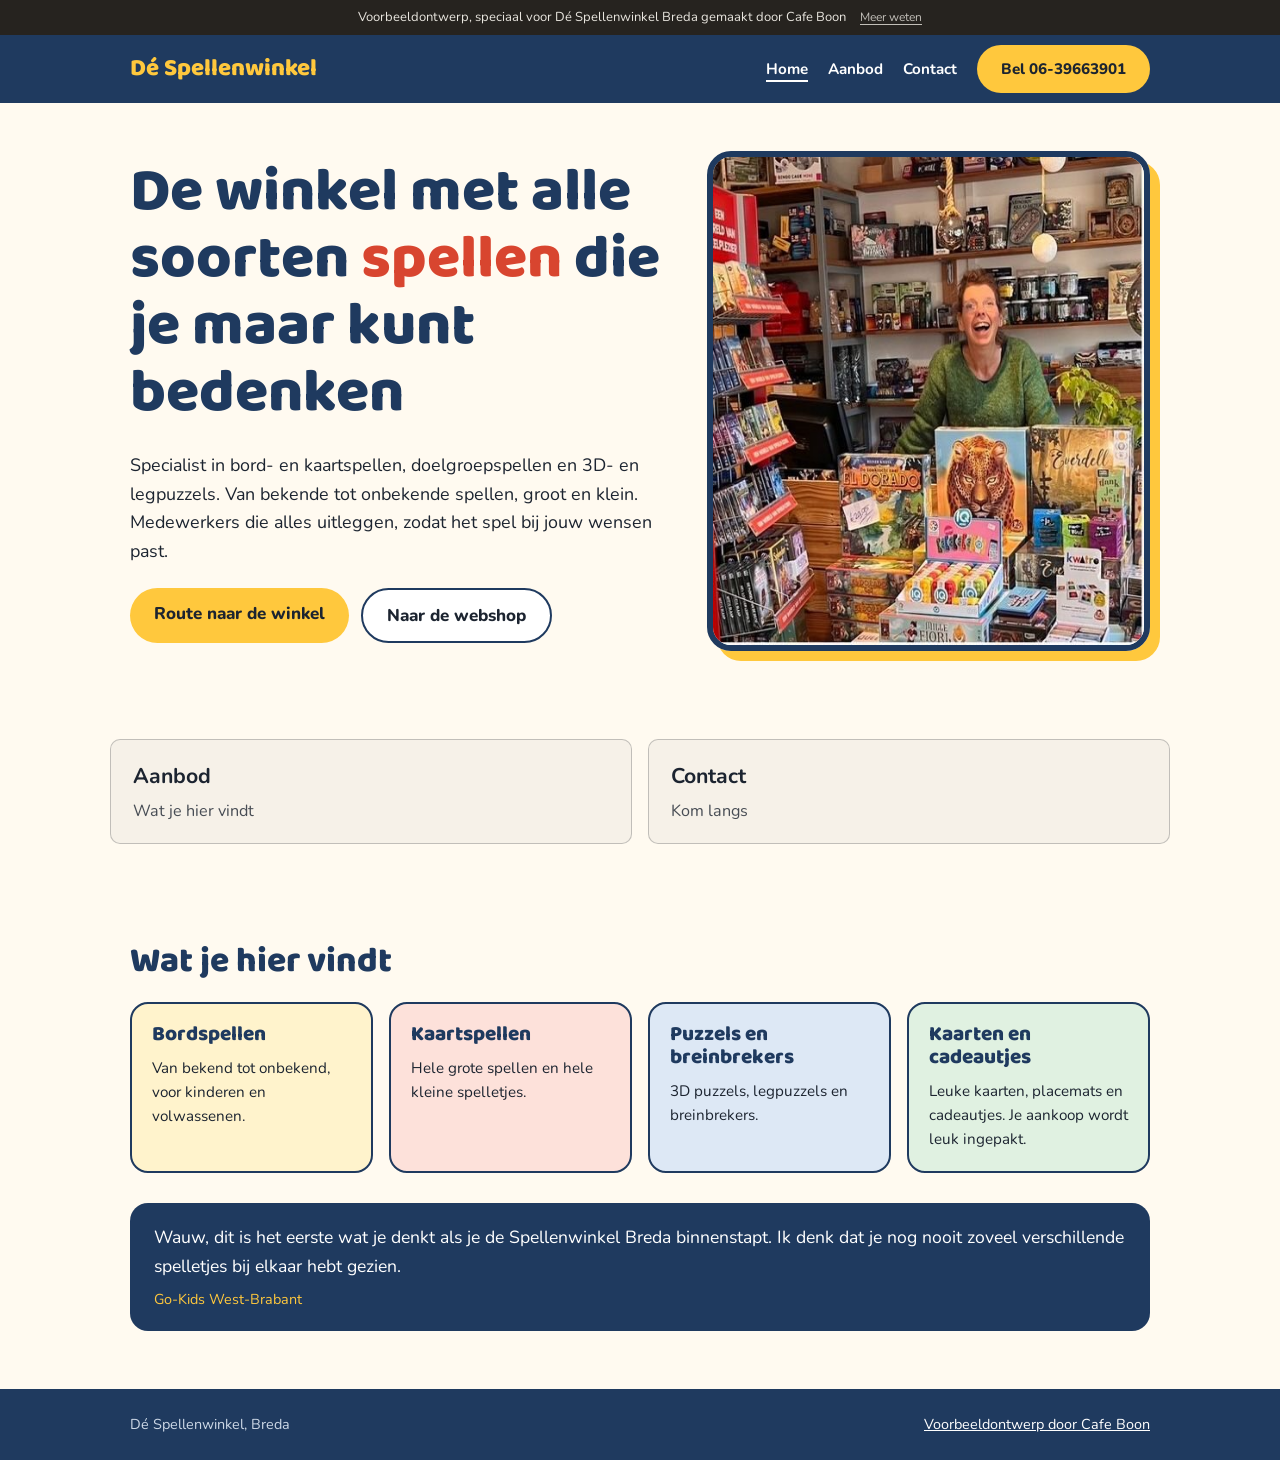
<file: index.html>
<!doctype html>
<html lang="nl">
<head>
<meta charset="utf-8">
<meta name="viewport" content="width=device-width,initial-scale=1">
<title>Dé Spellenwinkel Breda | Bordspellen, kaartspellen en puzzels</title>
<meta name="description" content="Dé Spellenwinkel aan de Speelhuislaan in Breda. Specialist in bord- en kaartspellen, doelgroepspellen en 3D- en legpuzzels. Eigenaresse Margot helpt je graag verder.">
<meta name="robots" content="noindex">
<link rel="icon" type="image/svg+xml" href="images/favicon.svg">
<meta property="og:title" content="Dé Spellenwinkel Breda">
<meta property="og:description" content="Bord- en kaartspellen, doelgroepspellen en puzzels in Breda.">
<meta property="og:image" content="https://despellenwinkelbreda.cafeboon.com/images/og.jpg">
<meta property="og:type" content="website">
<link rel="preconnect" href="https://fonts.googleapis.com">
<link rel="preconnect" href="https://fonts.gstatic.com" crossorigin>
<link href="https://fonts.googleapis.com/css2?family=Baloo+2:wght@800&family=Nunito:wght@400;700;800&display=swap" rel="stylesheet">
<link rel="stylesheet" href="style.css">
</head>
<body>
<div class="vb-banner" role="note"><span>Voorbeeldontwerp, speciaal voor Dé Spellenwinkel Breda gemaakt door Cafe Boon</span><a href="https://cafeboon.com">Meer weten</a></div>
<header><div class="wrap">
<a class="logo" href="index.html">Dé Spellenwinkel</a>
<nav><a aria-current="page" href="index.html">Home</a><a href="aanbod.html">Aanbod</a><a href="contact.html">Contact</a><a class="btn" href="tel:0639663901">Bel 06-39663901</a></nav>
</div></header>
<div aria-label="Pagina's" class="sn-bar" role="navigation"><a aria-current="page" class="sn-link" href="index.html">Home</a><a class="sn-link" href="aanbod.html">Aanbod</a><a class="sn-link" href="contact.html">Contact</a></div>
<main id="top">
<div class="hero"><div class="wrap">
<div>
<h1>De winkel met alle soorten <span>spellen</span> die je maar kunt bedenken</h1>
<p>Specialist in bord- en kaartspellen, doelgroepspellen en 3D- en legpuzzels. Van bekende tot onbekende spellen, groot en klein. Medewerkers die alles uitleggen, zodat het spel bij jouw wensen past.</p>
<div class="acts"><a class="btn" href="https://www.google.com/maps/dir/?api=1&amp;destination=Speelhuislaan+68+B+4815+CG+Breda">Route naar de winkel</a><a class="btn alt" href="binnenkort.html">Naar de webshop</a></div>
</div>
<img alt="Eigenaresse Margot achter de toonbank tussen de spellen" height="500" src="images/margot.jpg" width="500"/>
</div></div>
<div class="sn-cards"><a class="sn-card" href="aanbod.html"><strong>Aanbod</strong><span>Wat je hier vindt</span></a><a class="sn-card" href="contact.html"><strong>Contact</strong><span>Kom langs</span></a></div>
<section><div class="wrap">
<h2>Wat je hier vindt</h2>
<div class="cards">
<div class="card"><h3>Bordspellen</h3><p>Van bekend tot onbekend, voor kinderen en volwassenen.</p></div>
<div class="card"><h3>Kaartspellen</h3><p>Hele grote spellen en hele kleine spelletjes.</p></div>
<div class="card"><h3>Puzzels en breinbrekers</h3><p>3D puzzels, legpuzzels en breinbrekers.</p></div>
<div class="card"><h3>Kaarten en cadeautjes</h3><p>Leuke kaarten, placemats en cadeautjes. Je aankoop wordt leuk ingepakt.</p></div>
</div>
<blockquote>Wauw, dit is het eerste wat je denkt als je de Spellenwinkel Breda binnenstapt. Ik denk dat je nog nooit zoveel verschillende spelletjes bij elkaar hebt gezien.<cite>Go-Kids West-Brabant</cite></blockquote>
</div></section>
</main>
<footer><div class="wrap"><span>Dé Spellenwinkel, Breda</span><a href="https://cafeboon.com">Voorbeeldontwerp door Cafe Boon</a></div></footer>
</body></html>
</file>
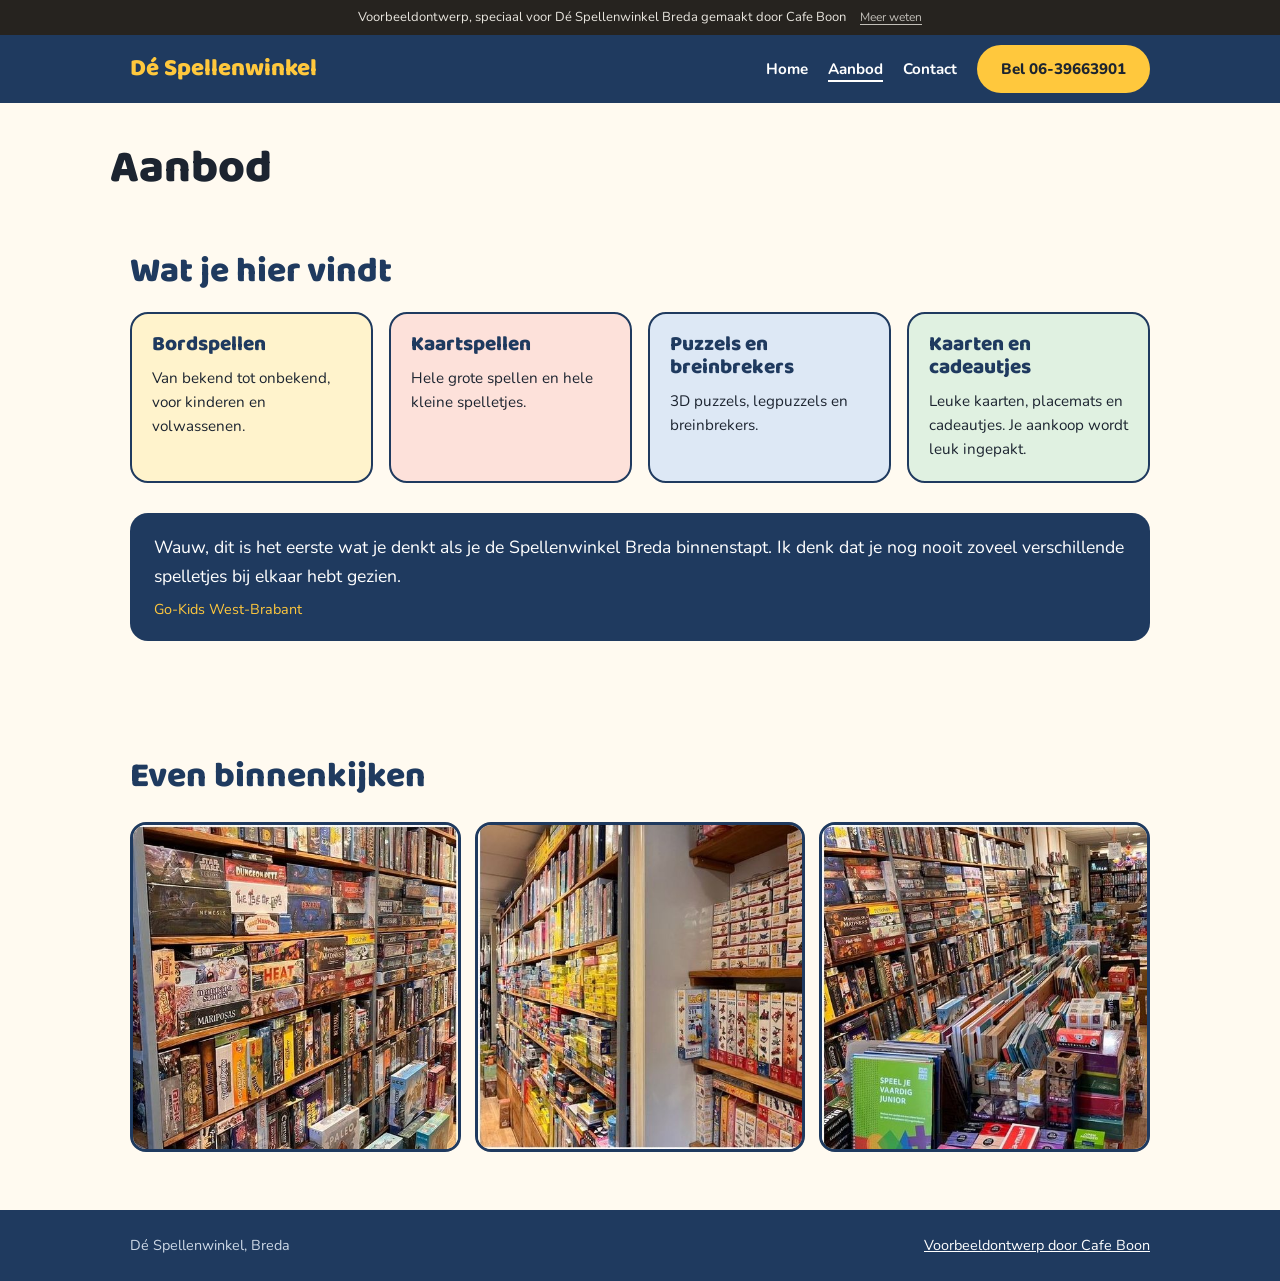
<file: aanbod.html>
<!doctype html>
<html lang="nl">
<head>
<meta charset="utf-8">
<meta name="viewport" content="width=device-width,initial-scale=1">
<title>Aanbod | Dé Spellenwinkel Breda</title>
<meta name="description" content="Dé Spellenwinkel aan de Speelhuislaan in Breda. Specialist in bord- en kaartspellen, doelgroepspellen en 3D- en legpuzzels. Eigenaresse Margot helpt je graag verder.">
<meta name="robots" content="noindex">
<link rel="icon" type="image/svg+xml" href="images/favicon.svg">
<meta property="og:title" content="Dé Spellenwinkel Breda">
<meta property="og:description" content="Bord- en kaartspellen, doelgroepspellen en puzzels in Breda.">
<meta property="og:image" content="https://despellenwinkelbreda.cafeboon.com/images/og.jpg">
<meta property="og:type" content="website">
<link rel="preconnect" href="https://fonts.googleapis.com">
<link rel="preconnect" href="https://fonts.gstatic.com" crossorigin>
<link href="https://fonts.googleapis.com/css2?family=Baloo+2:wght@800&family=Nunito:wght@400;700;800&display=swap" rel="stylesheet">
<link rel="stylesheet" href="style.css">
</head>
<body>
<div class="vb-banner" role="note"><span>Voorbeeldontwerp, speciaal voor Dé Spellenwinkel Breda gemaakt door Cafe Boon</span><a href="https://cafeboon.com">Meer weten</a></div>
<header><div class="wrap">
<a class="logo" href="index.html">Dé Spellenwinkel</a>
<nav><a href="index.html">Home</a><a aria-current="page" href="aanbod.html">Aanbod</a><a href="contact.html">Contact</a><a class="btn" href="tel:0639663901">Bel 06-39663901</a></nav>
</div></header>
<div aria-label="Pagina's" class="sn-bar" role="navigation"><a class="sn-link" href="index.html">Home</a><a aria-current="page" class="sn-link" href="aanbod.html">Aanbod</a><a class="sn-link" href="contact.html">Contact</a></div>
<main id="top">
<div class="sn-head"><h1>Aanbod</h1></div>
<section id="aanbod"><div class="wrap">
<h2>Wat je hier vindt</h2>
<div class="cards">
<div class="card"><h3>Bordspellen</h3><p>Van bekend tot onbekend, voor kinderen en volwassenen.</p></div>
<div class="card"><h3>Kaartspellen</h3><p>Hele grote spellen en hele kleine spelletjes.</p></div>
<div class="card"><h3>Puzzels en breinbrekers</h3><p>3D puzzels, legpuzzels en breinbrekers.</p></div>
<div class="card"><h3>Kaarten en cadeautjes</h3><p>Leuke kaarten, placemats en cadeautjes. Je aankoop wordt leuk ingepakt.</p></div>
</div>
<blockquote>Wauw, dit is het eerste wat je denkt als je de Spellenwinkel Breda binnenstapt. Ik denk dat je nog nooit zoveel verschillende spelletjes bij elkaar hebt gezien.<cite>Go-Kids West-Brabant</cite></blockquote>
</div></section>
<section id="winkel"><div class="wrap">
<h2>Even binnenkijken</h2>
<div class="shots">
<img alt="Wand vol bordspellen" loading="lazy" src="images/bordspellen.jpg"/>
<img alt="Kasten vol spellen" loading="lazy" src="images/wand.jpg"/>
<img alt="Spellen en boeken in de winkel" loading="lazy" src="images/puzzels.jpg"/>
</div>
</div></section>
</main>
<footer><div class="wrap"><span>Dé Spellenwinkel, Breda</span><a href="https://cafeboon.com">Voorbeeldontwerp door Cafe Boon</a></div></footer>
</body></html>
</file>
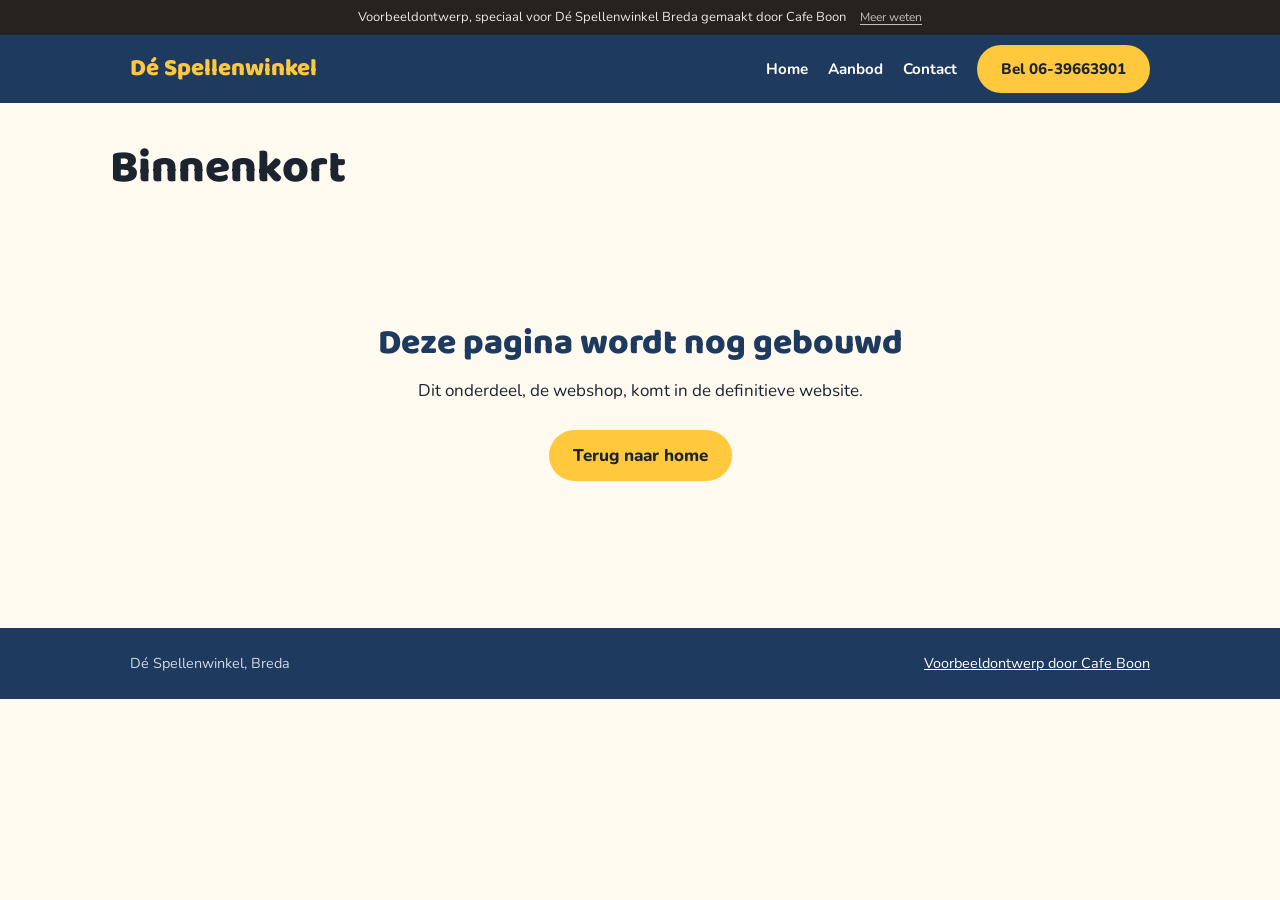
<file: binnenkort.html>
<!doctype html>
<html lang="nl">
<head>
<meta charset="utf-8">
<meta name="viewport" content="width=device-width,initial-scale=1">
<title>Binnenkort | Dé Spellenwinkel Breda</title>
<meta name="description" content="Dé Spellenwinkel aan de Speelhuislaan in Breda. Specialist in bord- en kaartspellen, doelgroepspellen en 3D- en legpuzzels. Eigenaresse Margot helpt je graag verder.">
<meta name="robots" content="noindex">
<link rel="icon" type="image/svg+xml" href="images/favicon.svg">
<meta property="og:title" content="Dé Spellenwinkel Breda">
<meta property="og:description" content="Bord- en kaartspellen, doelgroepspellen en puzzels in Breda.">
<meta property="og:image" content="https://despellenwinkelbreda.cafeboon.com/images/og.jpg">
<meta property="og:type" content="website">
<link rel="preconnect" href="https://fonts.googleapis.com">
<link rel="preconnect" href="https://fonts.gstatic.com" crossorigin>
<link href="https://fonts.googleapis.com/css2?family=Baloo+2:wght@800&family=Nunito:wght@400;700;800&display=swap" rel="stylesheet">
<link rel="stylesheet" href="style.css">
</head>
<body>
<div class="vb-banner" role="note"><span>Voorbeeldontwerp, speciaal voor Dé Spellenwinkel Breda gemaakt door Cafe Boon</span><a href="https://cafeboon.com">Meer weten</a></div>
<header><div class="wrap">
<a class="logo" href="index.html">Dé Spellenwinkel</a>
<nav><a href="index.html">Home</a><a href="aanbod.html">Aanbod</a><a href="contact.html">Contact</a><a class="btn" href="tel:0639663901">Bel 06-39663901</a></nav>
</div></header>
<div aria-label="Pagina's" class="sn-bar" role="navigation"><a class="sn-link" href="index.html">Home</a><a class="sn-link" href="aanbod.html">Aanbod</a><a class="sn-link" href="contact.html">Contact</a></div>
<main id="top">
<div class="sn-head"><h1>Binnenkort</h1></div>
<section class="binnenkort"><div class="wrap" style="padding:72px 0;text-align:center"><h2>Deze pagina wordt nog gebouwd</h2><p style="max-width:34em;margin:14px auto 26px">Dit onderdeel, de webshop, komt in de definitieve website.</p><p><a class="btn" href="index.html">Terug naar home</a></p></div></section>
</main>
<footer><div class="wrap"><span>Dé Spellenwinkel, Breda</span><a href="https://cafeboon.com">Voorbeeldontwerp door Cafe Boon</a></div></footer>
</body></html>
</body></html>
</file>
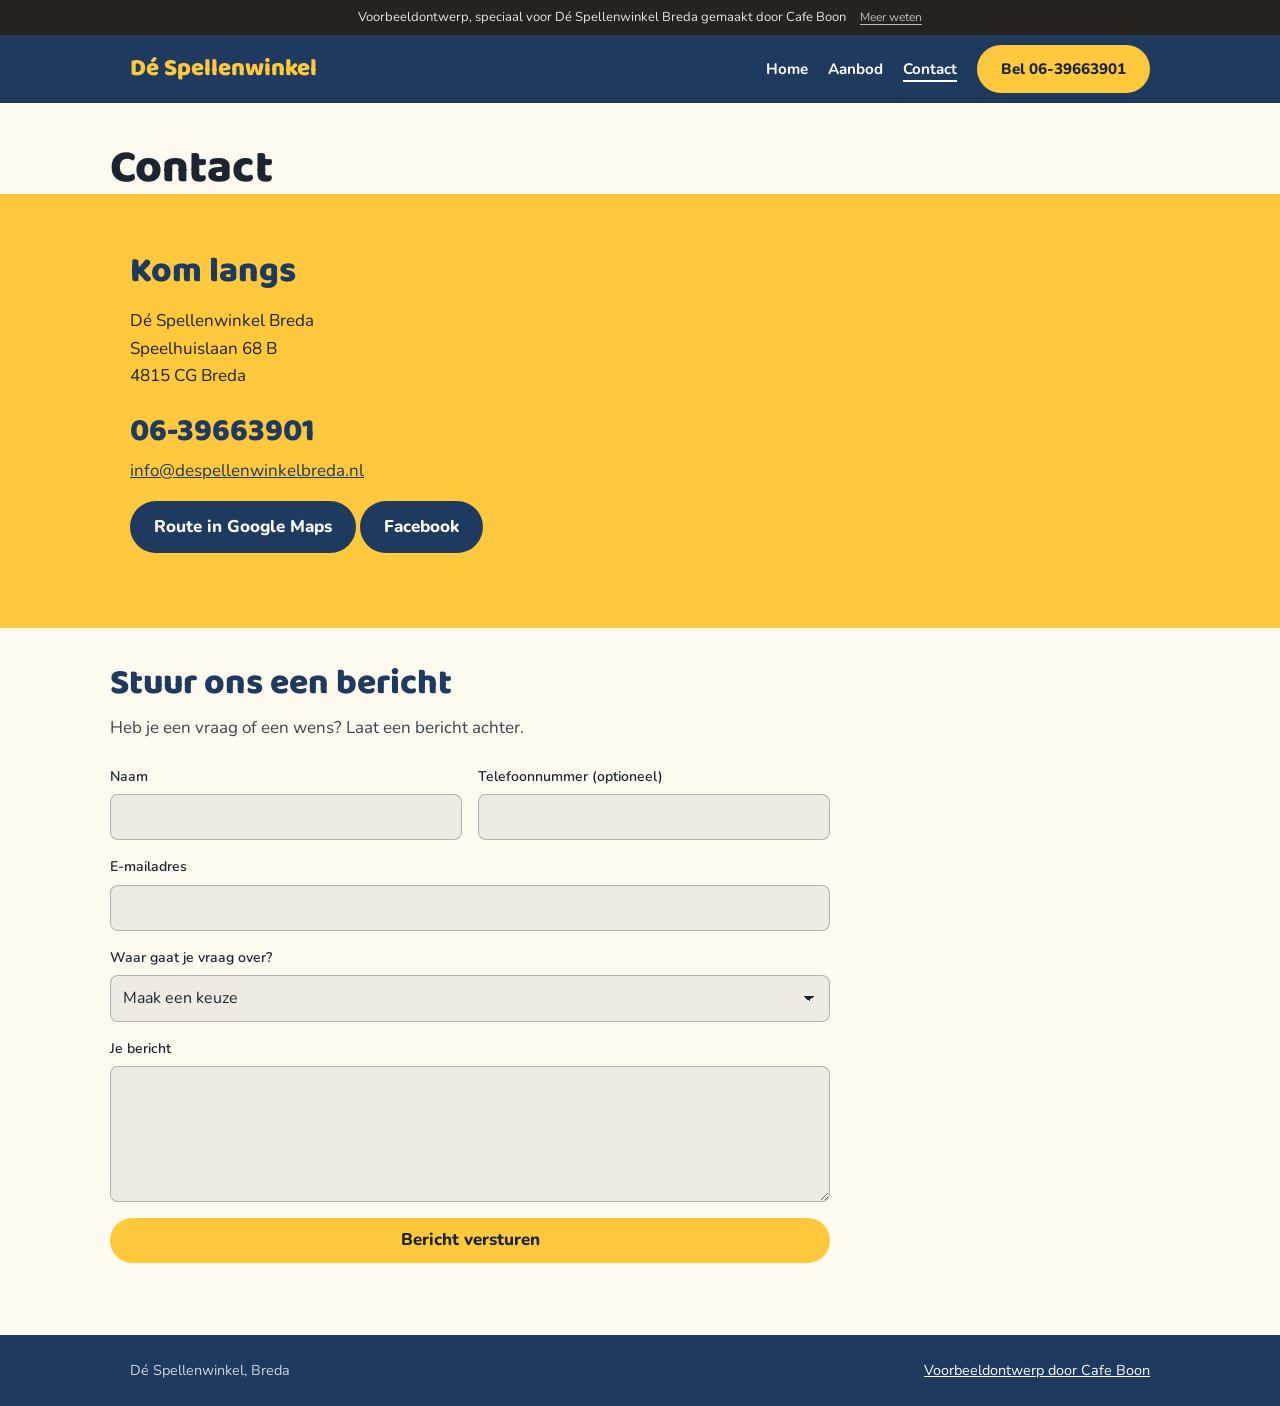
<file: contact.html>
<!doctype html>
<html lang="nl">
<head>
<meta charset="utf-8">
<meta name="viewport" content="width=device-width,initial-scale=1">
<title>Contact | Dé Spellenwinkel Breda</title>
<meta name="description" content="Dé Spellenwinkel aan de Speelhuislaan in Breda. Specialist in bord- en kaartspellen, doelgroepspellen en 3D- en legpuzzels. Eigenaresse Margot helpt je graag verder.">
<meta name="robots" content="noindex">
<link rel="icon" type="image/svg+xml" href="images/favicon.svg">
<meta property="og:title" content="Dé Spellenwinkel Breda">
<meta property="og:description" content="Bord- en kaartspellen, doelgroepspellen en puzzels in Breda.">
<meta property="og:image" content="https://despellenwinkelbreda.cafeboon.com/images/og.jpg">
<meta property="og:type" content="website">
<link rel="preconnect" href="https://fonts.googleapis.com">
<link rel="preconnect" href="https://fonts.gstatic.com" crossorigin>
<link href="https://fonts.googleapis.com/css2?family=Baloo+2:wght@800&family=Nunito:wght@400;700;800&display=swap" rel="stylesheet">
<link rel="stylesheet" href="style.css">
</head>
<body>
<div class="vb-banner" role="note"><span>Voorbeeldontwerp, speciaal voor Dé Spellenwinkel Breda gemaakt door Cafe Boon</span><a href="https://cafeboon.com">Meer weten</a></div>
<header><div class="wrap">
<a class="logo" href="index.html">Dé Spellenwinkel</a>
<nav><a href="index.html">Home</a><a href="aanbod.html">Aanbod</a><a aria-current="page" href="contact.html">Contact</a><a class="btn" href="tel:0639663901">Bel 06-39663901</a></nav>
</div></header>
<div aria-label="Pagina's" class="sn-bar" role="navigation"><a class="sn-link" href="index.html">Home</a><a class="sn-link" href="aanbod.html">Aanbod</a><a aria-current="page" class="sn-link" href="contact.html">Contact</a></div>
<main id="top">
<div class="sn-head"><h1>Contact</h1></div>
<section class="visit"><div class="wrap">
<h2>Kom langs</h2>
<p>Dé Spellenwinkel Breda<br/>Speelhuislaan 68 B<br/>4815 CG Breda</p>
<p><a class="big" href="tel:0639663901">06-39663901</a><br/><a href="mailto:info@despellenwinkelbreda.nl">info@despellenwinkelbreda.nl</a></p>
<p><a class="btn" href="https://www.google.com/maps/dir/?api=1&amp;destination=Speelhuislaan+68+B+4815+CG+Breda">Route in Google Maps</a> <a class="btn" href="https://www.facebook.com/despellenwinkel/">Facebook</a></p>
</div></section>
</main>
<section class="sn-formsec" id="formulier"><div class="sn-formwrap"><h2>Stuur ons een bericht</h2><p class="sn-lead">Heb je een vraag of een wens? Laat een bericht achter.</p><form class="sn-form" id="sn-form"><div class="sn-field"><label for="naam">Naam</label><input id="naam" name="naam" type="text" required autocomplete="name"></div><div class="sn-field"><label for="tel">Telefoonnummer (optioneel)</label><input id="tel" name="tel" type="tel" autocomplete="tel"></div><div class="sn-field full"><label for="email">E-mailadres</label><input id="email" name="email" type="email" required autocomplete="email"></div><div class="sn-field full"><label for="keuze">Waar gaat je vraag over?</label><select id="keuze" name="keuze" required><option value="">Maak een keuze</option><option>Bordspellen</option><option>Kaartspellen</option><option>Puzzels en breinbrekers</option><option>Kaarten en cadeautjes</option></select></div><div class="sn-field full"><label for="opm">Je bericht</label><textarea id="opm" name="opm" rows="5" required></textarea></div><div class="sn-field full"><button class="btn" type="submit">Bericht versturen</button></div></form></div></section>
<script>(function(){var f=document.getElementById('sn-form');if(!f)return;f.addEventListener('submit',function(e){e.preventDefault();if(!f.checkValidity()){f.reportValidity();return;}var d=document.createElement('div');d.className='sn-done';d.setAttribute('role','status');d.tabIndex=-1;d.innerHTML='<h2>Bedankt voor je bericht</h2><p>Dit is een voorbeeldwebsite van Cafe Boon. Je bericht is daarom niet verstuurd. Neem voor een echt antwoord contact op via <a href="tel:0639663901">06-39663901</a>.</p>';f.parentNode.replaceChild(d,f);d.focus();});})();</script>
<footer><div class="wrap"><span>Dé Spellenwinkel, Breda</span><a href="https://cafeboon.com">Voorbeeldontwerp door Cafe Boon</a></div></footer>
</body></html>
</file>
<file: style.css>
:root{--navy:#1f3a5f;--yellow:#ffc83d;--red:#d8452f;--paper:#fffaf0;--ink:#1c2430}
*{box-sizing:border-box}
html{scroll-behavior:smooth}
body{margin:0;font-family:'Nunito',sans-serif;color:var(--ink);background:var(--paper);line-height:1.6;font-size:17px}
img{max-width:100%;display:block}
a{color:var(--navy)}
h1,h2,h3{font-family:'Baloo 2',sans-serif;font-weight:800;line-height:1.1;margin:0 0 .4em;color:var(--navy)}
h1{font-size:clamp(2.3rem,6vw,3.8rem)}
h2{font-size:2.2rem}
.wrap{max-width:1060px;margin:0 auto;padding:0 20px}
header{background:var(--navy);position:sticky;top:0;z-index:10}
header .wrap{display:flex;align-items:center;justify-content:space-between;padding-top:10px;padding-bottom:10px}
.logo{font-family:'Baloo 2',sans-serif;font-weight:800;font-size:1.5rem;color:var(--yellow);text-decoration:none}
nav{display:flex;gap:20px;align-items:center}
nav a{color:#fff;text-decoration:none;font-weight:700;font-size:.95rem}
.btn{display:inline-block;background:var(--yellow);color:var(--ink)!important;padding:12px 24px;border-radius:99px;font-weight:800;text-decoration:none}
.btn.alt{background:#fff;border:2px solid var(--navy)}
.hero .wrap{display:grid;grid-template-columns:1.1fr .9fr;gap:36px;align-items:center;padding-top:48px;padding-bottom:48px}
.hero h1 span{color:var(--red)}
.hero p{font-size:1.12rem;max-width:30em}
.acts{display:flex;gap:12px;flex-wrap:wrap;margin-top:22px}
.hero img{border-radius:24px;border:6px solid var(--navy);box-shadow:10px 10px 0 var(--yellow);width:100%}
section{padding:58px 0}
.cards{display:grid;grid-template-columns:repeat(4,1fr);gap:16px;margin-top:22px}
.card{background:#fff;border:2px solid var(--navy);border-radius:18px;padding:20px}
.card:nth-child(1){background:#fff3cc}
.card:nth-child(2){background:#fde1da}
.card:nth-child(3){background:#dde8f5}
.card:nth-child(4){background:#e0f1e1}
.card h3{font-size:1.3rem}
.card p{margin:0;font-size:.95rem}
.shots{display:grid;grid-template-columns:repeat(3,1fr);gap:14px;margin-top:26px}
.shots img{border-radius:16px;aspect-ratio:1/1;object-fit:cover;width:100%;border:3px solid var(--navy)}
blockquote{margin:30px 0 0;padding:20px 24px;background:var(--navy);color:#fff;border-radius:18px;font-size:1.1rem}
blockquote cite{display:block;margin-top:8px;font-style:normal;font-size:.9rem;color:var(--yellow)}
.visit{background:var(--yellow)}
.visit .big{font-family:'Baloo 2',sans-serif;font-size:2rem;font-weight:800;text-decoration:none}
.visit .btn{background:var(--navy);color:#fff!important}
footer{background:var(--navy);color:#cdd8e6;padding:24px 0;font-size:.9rem}
footer a{color:#fff}
footer .wrap{display:flex;justify-content:space-between;flex-wrap:wrap;gap:8px}
@media(max-width:820px){
.hero .wrap{grid-template-columns:1fr}
.cards{grid-template-columns:1fr 1fr}
.shots{grid-template-columns:1fr}
nav a:not(.btn){display:none}
section{padding:40px 0}
}
@media(max-width:520px){header .btn{padding:9px 14px;white-space:nowrap;font-size:14px}}
/* sitenav:start */
.sn-bar{display:none;gap:6px;overflow-x:auto;white-space:nowrap;-webkit-overflow-scrolling:touch;padding:8px 12px;background:inherit;color:inherit;font:inherit;line-height:1.2;border-bottom:1px solid rgba(128,128,128,.35);box-sizing:border-box;max-width:100%}
.sn-bar a.sn-link{flex:0 0 auto;padding:9px 15px;border-radius:999px;color:inherit;text-decoration:none;font-size:15px;font-weight:600;letter-spacing:0;text-transform:none;margin:0}
.sn-bar a.sn-link[aria-current="page"]{background:rgba(128,128,128,.2);box-shadow:inset 0 -2px 0 currentColor}
@media(max-width:820px){.sn-bar{display:flex}}
nav a[aria-current="page"]:not(.cta):not(.btn):not(.call){text-decoration:underline;text-underline-offset:6px;text-decoration-thickness:2px}
.sn-head{max-width:1100px;margin:0 auto;padding:40px 20px 0;box-sizing:border-box}
.sn-head h1{margin:0;color:inherit;font-size:clamp(30px,5vw,46px);line-height:1.1}
.sn-cards{max-width:1100px;margin:0 auto;padding:40px 20px;display:grid;grid-template-columns:repeat(auto-fit,minmax(230px,1fr));gap:16px;box-sizing:border-box}
.sn-card{display:block;padding:20px 22px;border:1px solid rgba(128,128,128,.45);border-radius:10px;background:rgba(128,128,128,.07);color:inherit;text-decoration:none;min-width:0}
.sn-card strong{display:block;font-size:1.25em;margin:0 0 6px;color:inherit}
.sn-card span{display:block;opacity:.8;font-size:.95em;line-height:1.4}
.sn-card:hover,.sn-card:focus-visible{border-color:currentColor}
/* sitenav:end */
/* voorbeeld-formulier:start */
@layer sn{.sn-form button.btn{border:0;font:inherit;cursor:pointer;line-height:1.2}}
.sn-formsec{padding:36px 0 72px}
.sn-formwrap{max-width:1100px;margin:0 auto;padding:0 20px;box-sizing:border-box}
.sn-formwrap>h2{margin:0 0 12px}
.sn-formwrap>.sn-lead,.sn-formwrap>.sn-form,.sn-formwrap>.sn-done{max-width:720px}
.sn-formwrap .sn-lead{margin:0 0 24px;opacity:.85}
.sn-form{display:grid;grid-template-columns:1fr 1fr;gap:16px}
.sn-field{display:flex;flex-direction:column;gap:6px;min-width:0;text-align:left}
.sn-field.full{grid-column:1/-1}
.sn-field label{font-size:14px;font-weight:600}
.sn-field input,.sn-field select,.sn-field textarea{font:inherit;font-size:16px;line-height:1.4;color:inherit;background:rgba(128,128,128,.12);border:1px solid rgba(128,128,128,.55);border-radius:8px;padding:11px 12px;width:100%;box-sizing:border-box;min-width:0;max-width:100%;-webkit-appearance:none;appearance:none}
.sn-field select{background-image:linear-gradient(45deg,transparent 50%,currentColor 50%),linear-gradient(135deg,currentColor 50%,transparent 50%);background-position:calc(100% - 20px) 50%,calc(100% - 15px) 50%;background-size:5px 5px;background-repeat:no-repeat;padding-right:38px}
.sn-field select option{color:#111;background:#fff}
.sn-field textarea{resize:vertical}
.sn-field input:focus,.sn-field select:focus,.sn-field textarea:focus{outline:2px solid currentColor;outline-offset:1px}
.sn-done{padding:28px;border:1px solid rgba(128,128,128,.55);border-radius:12px;background:rgba(128,128,128,.1)}
.sn-done h2{margin:0 0 10px}
.sn-done p{margin:0}
.sn-done a{text-decoration:underline;text-underline-offset:3px;font-weight:600}
.sn-formlink{padding:0 0 56px}
@media(max-width:640px){.sn-form{grid-template-columns:1fr}.sn-formsec{padding:24px 0 56px}}
/* voorbeeld-formulier:end */
/* voorbeeldbanner:start */
.vb-banner{display:flex;flex-wrap:wrap;justify-content:center;align-items:baseline;gap:2px 14px;padding:8px 16px;background:#26231f;color:#e9e6df;font-size:13px;line-height:1.45;letter-spacing:0;text-transform:none;font-weight:400;text-align:center;position:relative;z-index:1000}
.vb-banner a{color:inherit;opacity:.8;text-decoration:underline;text-underline-offset:3px;font-size:12px;font-weight:400;white-space:nowrap;letter-spacing:0;text-transform:none}
.vb-banner a:hover{opacity:1}
/* voorbeeldbanner:end */
</file>
